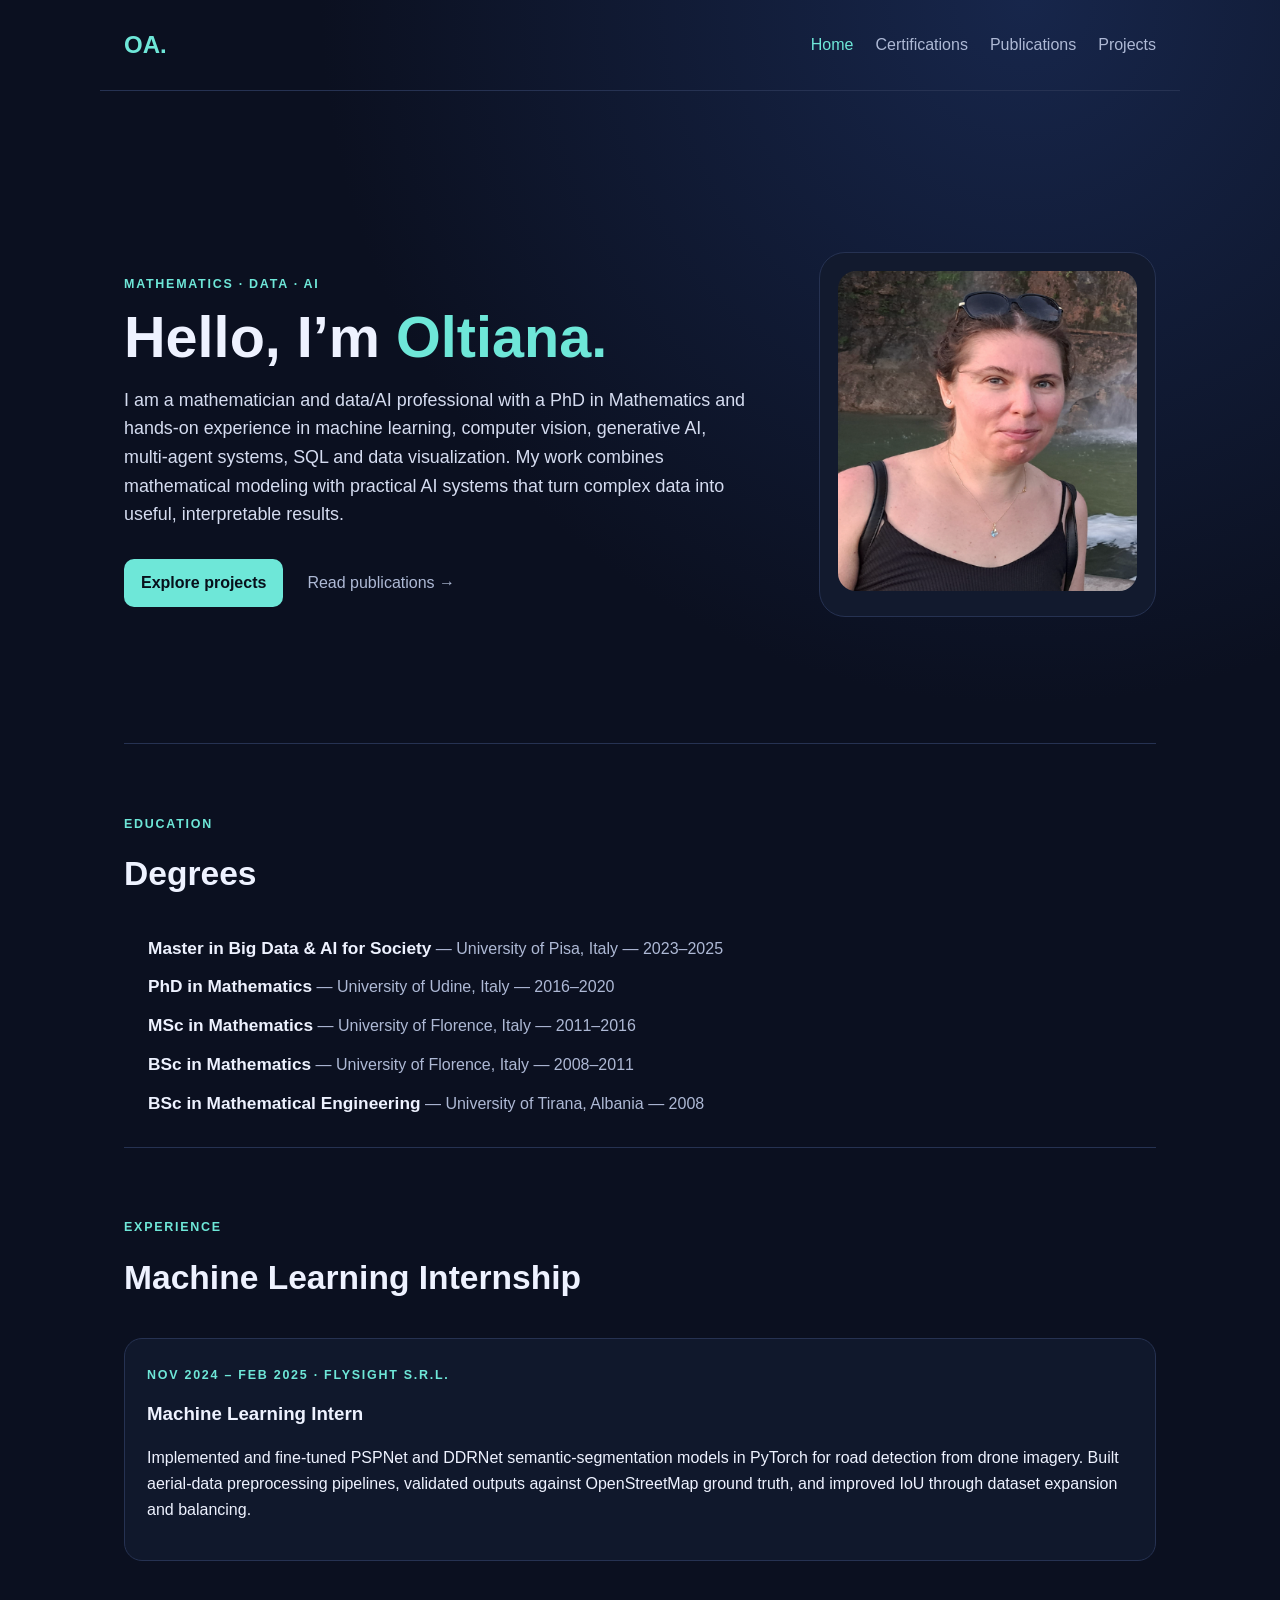
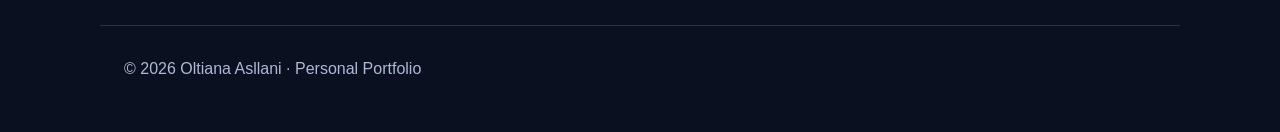
<file: index.html>
<!doctype html>
<html lang="en"><head><meta charset="utf-8"><meta name="viewport" content="width=device-width,initial-scale=1"><title>Oltiana Asllani | Home</title><link rel="stylesheet" href="assets/css/style.css"></head>
<body>
<header><a class="brand" href="index.html">OA.</a><nav><a class="active" href="index.html">Home</a><a href="certifications.html">Certifications</a><a href="publications.html">Publications</a><a href="projects.html">Projects</a></nav></header>
<main class="page">
<section class="hero"><div><p class="eyebrow">MATHEMATICS · DATA · AI</p><h1>Hello, I’m <span>Oltiana.</span></h1><p class="lead">I am a mathematician and data/AI professional with a PhD in Mathematics and hands-on experience in machine learning, computer vision, generative AI, multi-agent systems, SQL and data visualization. My work combines mathematical modeling with practical AI systems that turn complex data into useful, interpretable results.</p><div class="actions"><a class="button" href="projects.html">Explore projects</a><a class="text-link" href="publications.html">Read publications →</a></div></div><div class="portrait"><img src="assets/images/oltiana-profile.png" alt="Portrait of Oltiana Asllani"></div></section>
<section class="home-section"><p class="eyebrow">EDUCATION</p><h2>Degrees</h2><div class="degree-list"><div><strong>Master in Big Data &amp; AI for Society</strong> <span>— University of Pisa, Italy — 2023–2025</span></div><div><strong>PhD in Mathematics</strong> <span>— University of Udine, Italy — 2016–2020</span></div><div><strong>MSc in Mathematics</strong> <span>— University of Florence, Italy — 2011–2016</span></div><div><strong>BSc in Mathematics</strong> <span>— University of Florence, Italy — 2008–2011</span></div><div><strong>BSc in Mathematical Engineering</strong> <span>— University of Tirana, Albania — 2008</span></div></div></section>
<section class="home-section"><p class="eyebrow">EXPERIENCE</p><h2>Machine Learning Internship</h2><article class="feature-card"><div><span class="tag">NOV 2024 – FEB 2025 · FLYSIGHT S.R.L.</span><h3>Machine Learning Intern</h3><p>Implemented and fine-tuned PSPNet and DDRNet semantic-segmentation models in PyTorch for road detection from drone imagery. Built aerial-data preprocessing pipelines, validated outputs against OpenStreetMap ground truth, and improved IoU through dataset expansion and balancing.</p></div></article></section>
</main><footer>© 2026 Oltiana Asllani · Personal Portfolio</footer></body></html>
</file>
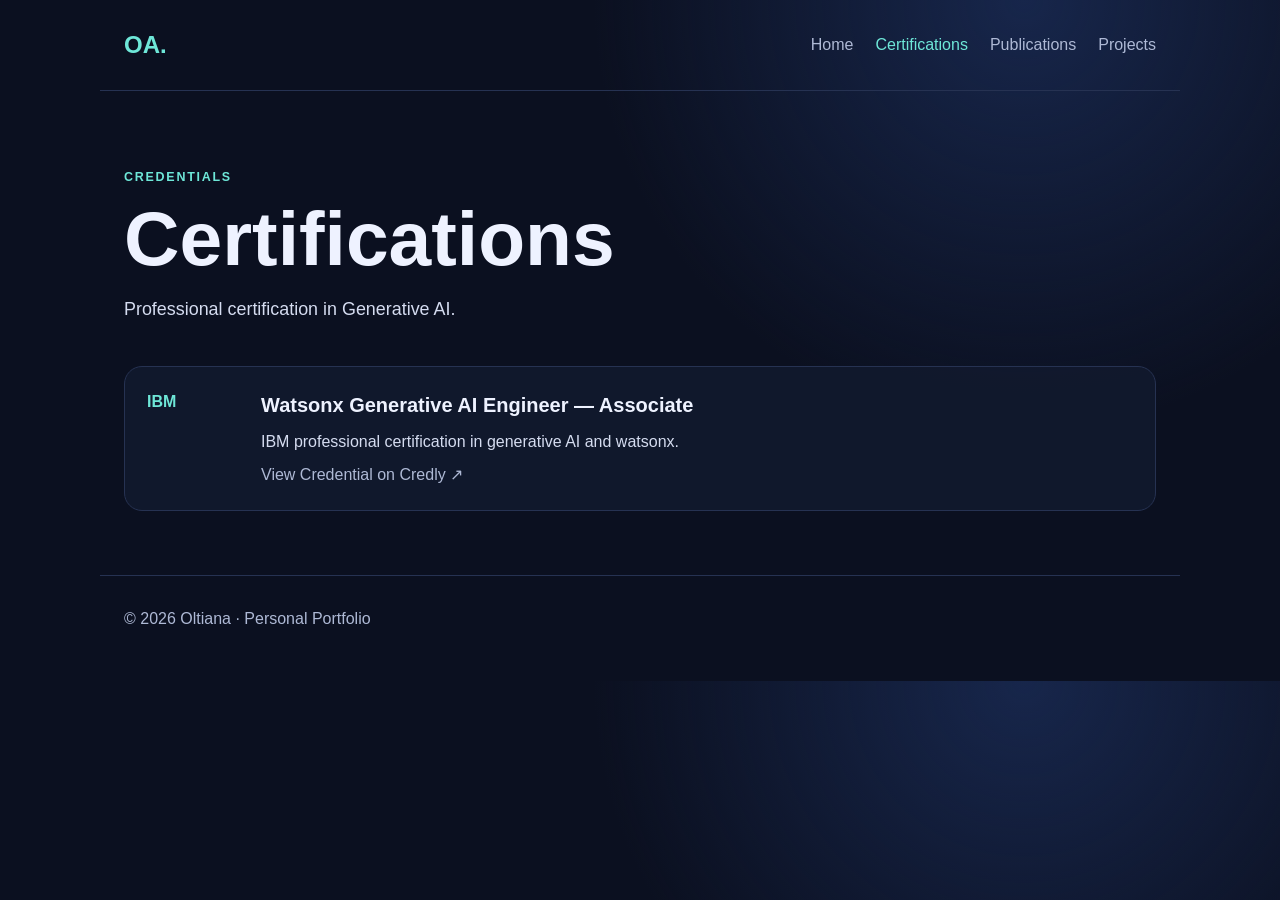
<file: certifications.html>
<!doctype html>
<html lang="en">
<head>
  <meta charset="utf-8">
  <meta name="viewport" content="width=device-width,initial-scale=1">
  <title>Oltiana | Certifications</title>
  <link rel="stylesheet" href="assets/css/style.css">
</head>
<body>
<header>
  <a class="brand" href="index.html">OA.</a>
  <nav>
    <a href="index.html">Home</a>
    <a class="active" href="certifications.html">Certifications</a>
    <a href="publications.html">Publications</a>
    <a href="projects.html">Projects</a>
  </nav>
</header>
<main class="page">
  <p class="eyebrow">CREDENTIALS</p>
  <h1>Certifications</h1>
  <p class="lead">Professional certification in Generative AI.</p>

  <section class="publication-list" aria-label="Professional certifications">
    <article class="publication">
      <span class="pub-year">IBM</span>
      <div>
        <h2>Watsonx Generative AI Engineer — Associate</h2>
        <p>IBM professional certification in generative AI and watsonx.</p>
        <a class="text-link" href="https://www.credly.com/badges/53a480e7-7d71-4d33-9337-5bcbee80bff2/public_url" target="_blank" rel="noopener noreferrer">View Credential on Credly ↗</a>
      </div>
    </article>
  </section>
</main>
<footer>© 2026 Oltiana · Personal Portfolio</footer>
</body>
</html>
</file>
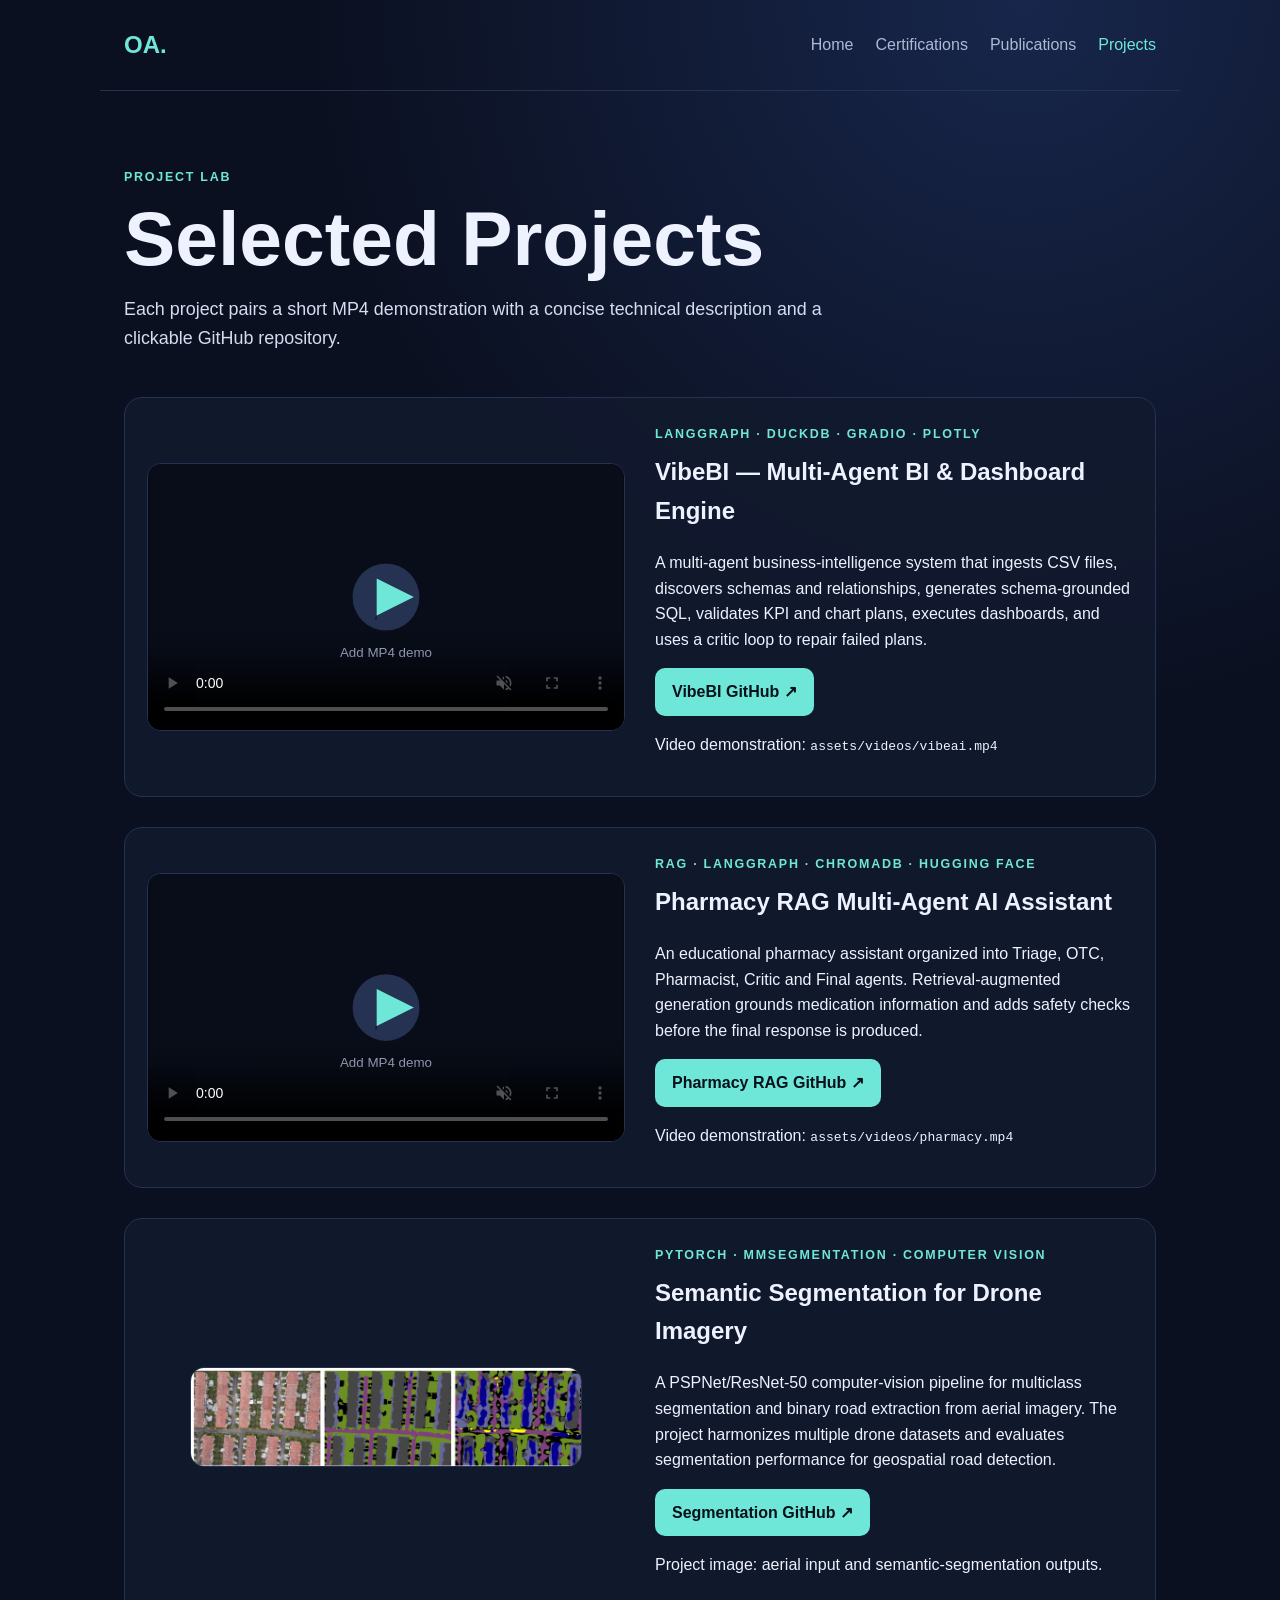
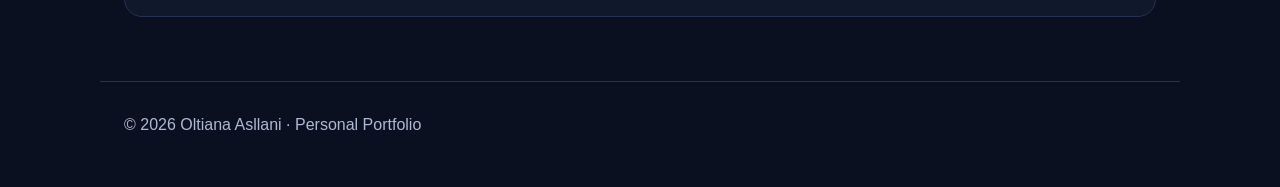
<file: projects.html>
<!doctype html>
<html lang="en"><head><meta charset="utf-8"><meta name="viewport" content="width=device-width,initial-scale=1"><title>Oltiana Asllani | Projects</title><link rel="stylesheet" href="assets/css/style.css"></head>
<body><header><a class="brand" href="index.html">OA.</a><nav><a href="index.html">Home</a><a href="certifications.html">Certifications</a><a href="publications.html">Publications</a><a class="active" href="projects.html">Projects</a></nav></header>
<main class="page"><p class="eyebrow">PROJECT LAB</p><h1>Selected Projects</h1><p class="lead">Each project pairs a short MP4 demonstration with a concise technical description and a clickable GitHub repository.</p><section class="projects">
<article class="project"><video controls muted preload="metadata" poster="assets/images/video-placeholder.svg"><source src="assets/videos/vibeai.mp4" type="video/mp4">Your browser does not support MP4 video.</video><div><span class="tag">LANGGRAPH · DUCKDB · GRADIO · PLOTLY</span><h2>VibeBI — Multi-Agent BI & Dashboard Engine</h2><p>A multi-agent business-intelligence system that ingests CSV files, discovers schemas and relationships, generates schema-grounded SQL, validates KPI and chart plans, executes dashboards, and uses a critic loop to repair failed plans.</p><a class="button" href="https://github.com/OADataDive/VibeBI-dashboard-multiagentic.git" target="_blank" rel="noopener">VibeBI GitHub ↗</a><p class="hint">Video demonstration: <code>assets/videos/vibeai.mp4</code></p></div></article>
<article class="project"><video controls muted preload="metadata" poster="assets/images/video-placeholder.svg"><source src="assets/videos/pharmacy.mp4" type="video/mp4">Your browser does not support MP4 video.</video><div><span class="tag">RAG · LANGGRAPH · CHROMADB · HUGGING FACE</span><h2>Pharmacy RAG Multi-Agent AI Assistant</h2><p>An educational pharmacy assistant organized into Triage, OTC, Pharmacist, Critic and Final agents. Retrieval-augmented generation grounds medication information and adds safety checks before the final response is produced.</p><a class="button" href="https://github.com/OADataDive/pharmacy-RAG-multiagentic.git" target="_blank" rel="noopener">Pharmacy RAG GitHub ↗</a><p class="hint">Video demonstration: <code>assets/videos/pharmacy.mp4</code></p></div></article>
<article class="project"><img class="project-media" src="assets/images/semantic.png" alt="Semantic segmentation example showing aerial imagery and segmentation masks"><div><span class="tag">PYTORCH · MMSEGMENTATION · COMPUTER VISION</span><h2>Semantic Segmentation for Drone Imagery</h2><p>A PSPNet/ResNet-50 computer-vision pipeline for multiclass segmentation and binary road extraction from aerial imagery. The project harmonizes multiple drone datasets and evaluates segmentation performance for geospatial road detection.</p><a class="button" href="https://github.com/OADataDive/semantic-segmentation.git" target="_blank" rel="noopener">Segmentation GitHub ↗</a><p class="hint">Project image: aerial input and semantic-segmentation outputs.</p></div></article>

</section></main><footer>© 2026 Oltiana Asllani · Personal Portfolio</footer></body></html>
</file>
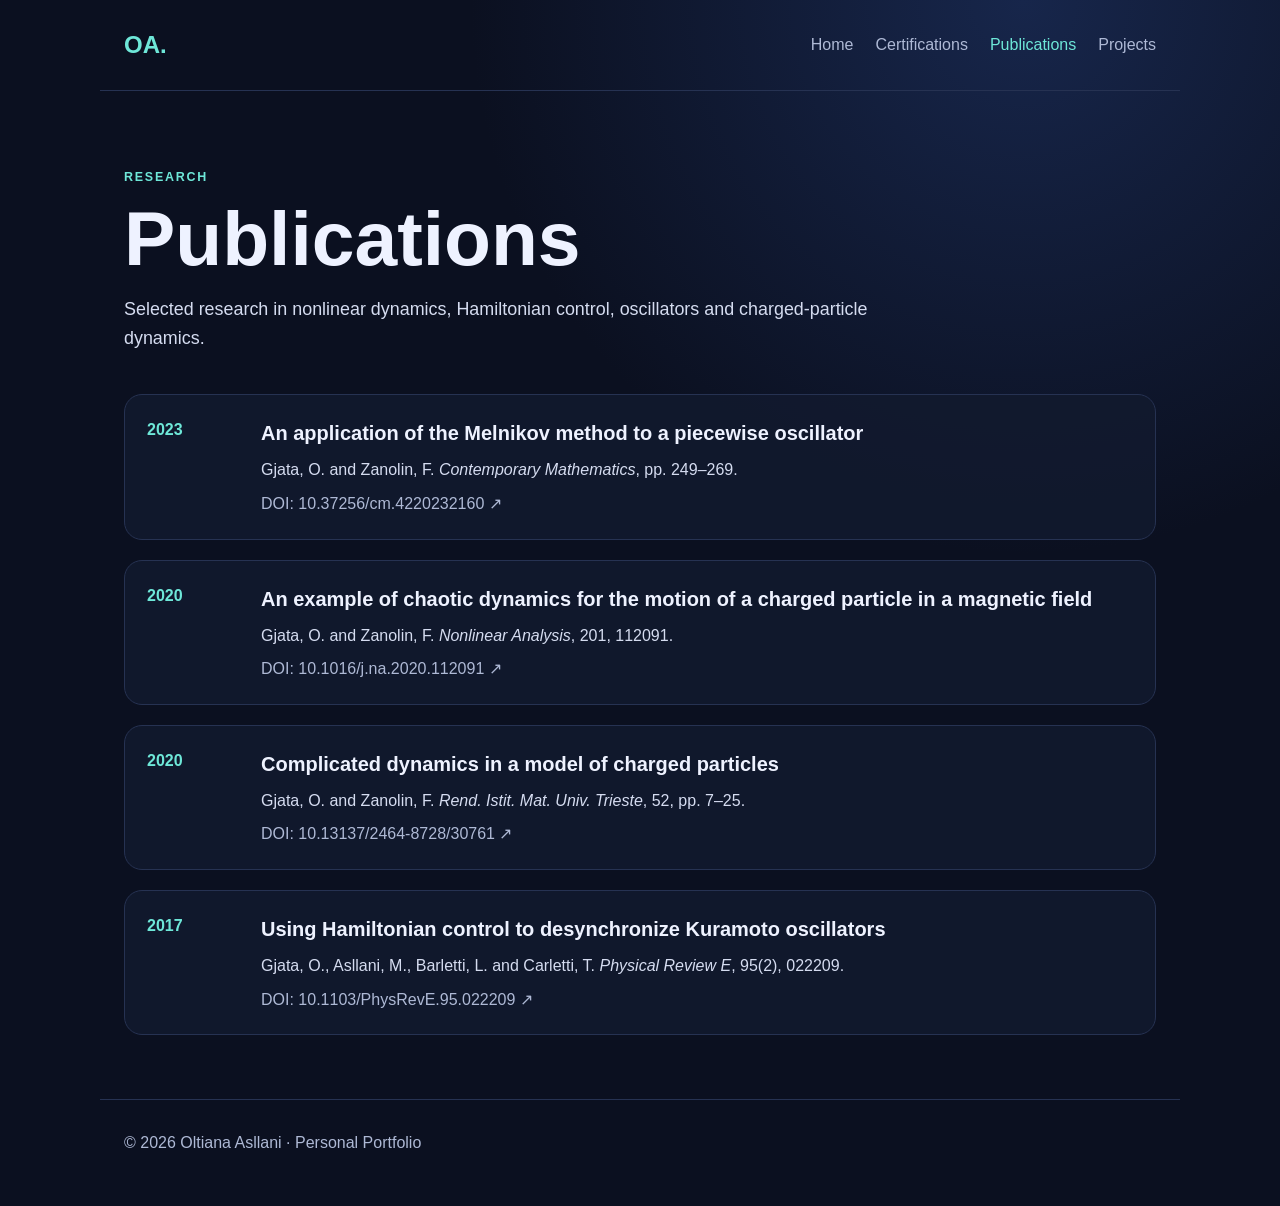
<file: publications.html>
<!doctype html>
<html lang="en"><head><meta charset="utf-8"><meta name="viewport" content="width=device-width,initial-scale=1"><title>Oltiana Asllani | Publications</title><link rel="stylesheet" href="assets/css/style.css"></head>
<body><header><a class="brand" href="index.html">OA.</a><nav><a href="index.html">Home</a><a href="certifications.html">Certifications</a><a class="active" href="publications.html">Publications</a><a href="projects.html">Projects</a></nav></header>
<main class="page"><p class="eyebrow">RESEARCH</p><h1>Publications</h1><p class="lead">Selected research in nonlinear dynamics, Hamiltonian control, oscillators and charged-particle dynamics.</p><section class="publication-list">
<article class="publication"><span class="pub-year">2023</span><div><h2>An application of the Melnikov method to a piecewise oscillator</h2><p>Gjata, O. and Zanolin, F. <em>Contemporary Mathematics</em>, pp. 249–269.</p><a class="text-link" href="https://doi.org/10.37256/cm.4220232160" target="_blank" rel="noopener">DOI: 10.37256/cm.4220232160 ↗</a></div></article>
<article class="publication"><span class="pub-year">2020</span><div><h2>An example of chaotic dynamics for the motion of a charged particle in a magnetic field</h2><p>Gjata, O. and Zanolin, F. <em>Nonlinear Analysis</em>, 201, 112091.</p><a class="text-link" href="https://doi.org/10.1016/j.na.2020.112091" target="_blank" rel="noopener">DOI: 10.1016/j.na.2020.112091 ↗</a></div></article>
<article class="publication"><span class="pub-year">2020</span><div><h2>Complicated dynamics in a model of charged particles</h2><p>Gjata, O. and Zanolin, F. <em>Rend. Istit. Mat. Univ. Trieste</em>, 52, pp. 7–25.</p><a class="text-link" href="https://doi.org/10.13137/2464-8728/30761" target="_blank" rel="noopener">DOI: 10.13137/2464-8728/30761 ↗</a></div></article>
<article class="publication"><span class="pub-year">2017</span><div><h2>Using Hamiltonian control to desynchronize Kuramoto oscillators</h2><p>Gjata, O., Asllani, M., Barletti, L. and Carletti, T. <em>Physical Review E</em>, 95(2), 022209.</p><a class="text-link" href="https://doi.org/10.1103/PhysRevE.95.022209" target="_blank" rel="noopener">DOI: 10.1103/PhysRevE.95.022209 ↗</a></div></article>
</section></main><footer>© 2026 Oltiana Asllani · Personal Portfolio</footer></body></html>
</file>
<file: assets/css/style.css>
:root{--bg:#0b1020;--panel:#121a2e;--text:#eef2ff;--muted:#aeb9d5;--accent:#6ee7d8;--line:#263252;--max:1080px}
*{box-sizing:border-box} body{margin:0;background:radial-gradient(circle at 80% 0,#17264b 0,transparent 35%),var(--bg);color:var(--text);font-family:-apple-system,BlinkMacSystemFont,"Segoe UI",sans-serif;line-height:1.6}
header{max-width:var(--max);margin:auto;padding:26px 24px;display:flex;justify-content:space-between;align-items:center;border-bottom:1px solid var(--line)}
.brand{font-size:1.5rem;font-weight:900;color:var(--accent);text-decoration:none} nav{display:flex;gap:22px;flex-wrap:wrap} nav a,.text-link{color:var(--muted);text-decoration:none} nav a:hover,nav a.active,.text-link:hover{color:var(--accent)}
main{max-width:var(--max);margin:auto;padding:64px 24px}.hero{min-height:62vh;display:grid;grid-template-columns:1.3fr .7fr;gap:70px;align-items:center}.eyebrow,.tag{color:var(--accent);font-size:.78rem;font-weight:800;letter-spacing:.14em}.tag{display:inline-block;margin-bottom:8px}
.hero h1{font-size:clamp(2.15rem,4.5vw,3.65rem);line-height:1.05;margin:.2em 0}.page>h1{font-size:clamp(2.6rem,6vw,4.8rem);line-height:1;margin:.15em 0}.hero h1 span{color:var(--accent)}.lead{font-size:1.12rem;color:#d5dcf0;max-width:760px}
.portrait{background:var(--panel);border:1px solid var(--line);border-radius:26px;padding:18px;text-align:center}.portrait img{width:100%;border-radius:18px}.actions{display:flex;align-items:center;gap:24px;margin-top:30px}.button{display:inline-block;background:var(--accent);color:#07101b;text-decoration:none;font-weight:800;padding:11px 17px;border-radius:10px}
.home-section{padding-top:58px;margin-top:30px;border-top:1px solid var(--line)}.home-section>h2{font-size:2.1rem;margin:.2em 0 1em}.degree-list{margin:0;padding-left:1.5rem;display:grid;gap:12px}.degree-list li{background:rgba(18,26,46,.88);border:1px solid var(--line);border-radius:14px;padding:15px 18px 15px 22px}.degree-list strong{display:inline;font-size:1.08rem}.degree-list span{display:inline;color:var(--muted)}
.feature-card,.publication,.card,.project{background:rgba(18,26,46,.88);border:1px solid var(--line);border-radius:18px;padding:22px}.feature-card h3{margin:.3em 0}.grid{display:grid;grid-template-columns:repeat(2,1fr);gap:22px;margin-top:45px}.single-card{grid-template-columns:minmax(0,650px)}.card h2,.project h2{margin-top:0}
.projects{display:grid;gap:30px;margin-top:45px}.project{display:grid;grid-template-columns:1fr 1fr;gap:30px;align-items:center}.project video{width:100%;aspect-ratio:16/9;border-radius:14px;background:#050812;border:1px solid var(--line);object-fit:cover;display:block}.project-media{width:82%;max-height:260px;margin:auto;aspect-ratio:auto;border-radius:14px;background:#050812;border:1px solid var(--line);object-fit:contain;display:block}
.publication-list{display:grid;gap:20px;margin-top:42px}.publication{display:grid;grid-template-columns:90px 1fr;gap:24px}.publication h2{margin:0 0 8px;font-size:1.25rem}.publication p{margin:0 0 8px;color:#d5dcf0}.pub-year{color:var(--accent);font-weight:800}
footer{max-width:var(--max);margin:auto;padding:30px 24px 50px;color:var(--muted);border-top:1px solid var(--line)}
@media(max-width:760px){header{align-items:flex-start;gap:16px}.hero,.project,.grid{grid-template-columns:1fr}.hero{padding-top:25px}.portrait{max-width:430px}.actions{flex-wrap:wrap}.publication{grid-template-columns:1fr;gap:8px}}

.degree-list { display: grid; gap: 12px; margin-top: 18px; }
.degree-list > div { line-height: 1.55; }

/* Simple one-line certification layout */
.certification-list { margin-top: 38px; }
.certification-line { line-height: 1.65; font-size: 1.08rem; }
.certification-line strong { color: var(--text); }
.certification-line span { color: var(--muted); }
.certification-line a { color: var(--accent); font-weight: 700; text-decoration: none; }
.certification-line a:hover { text-decoration: underline; }
</file>
